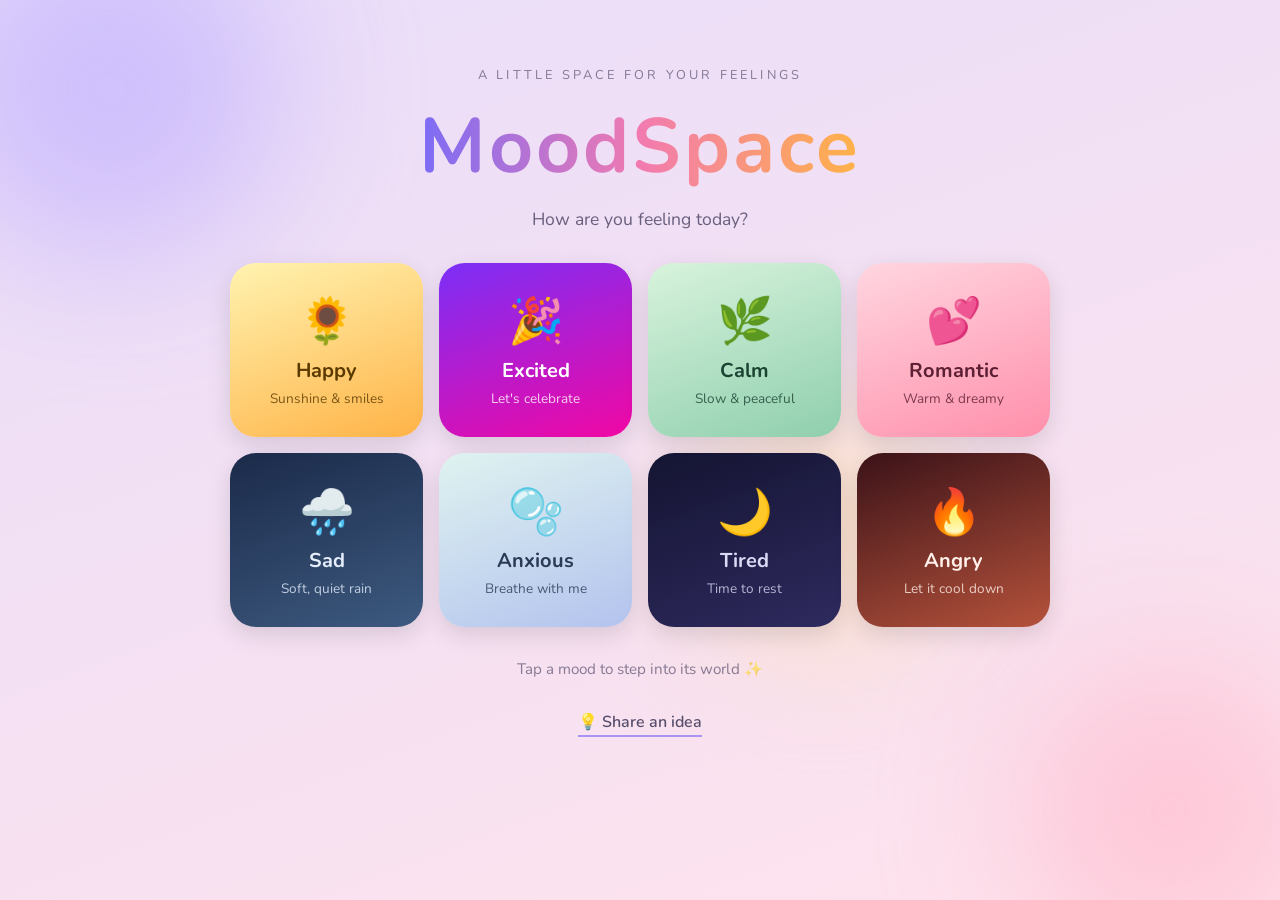
<file: index.html>
<!DOCTYPE html>
<html lang="en">
<head>
  <meta charset="UTF-8">
  <meta name="viewport" content="width=device-width, initial-scale=1.0">
  <title>MoodSpace</title>
  <link rel="stylesheet" href="style.css">
</head>
<body class="home">

  <!-- Soft glowing blobs drifting in the background -->
  <div class="blob blob1"></div>
  <div class="blob blob2"></div>
  <div class="blob blob3"></div>

  <header class="hero">
    <p class="eyebrow">a little space for your feelings</p>
    <h1>MoodSpace</h1>
    <p class="tagline">How are you feeling today?</p>
  </header>

  <!-- One tile per mood. Each link opens mood.html with that mood. -->
  <nav class="mood-grid">
    <a class="tile tile-happy" href="mood.html?mood=happy">
      <span class="tile-emoji">🌻</span>
      <span class="tile-name">Happy</span>
      <span class="tile-desc">Sunshine &amp; smiles</span>
    </a>
    <a class="tile tile-excited" href="mood.html?mood=excited">
      <span class="tile-emoji">🎉</span>
      <span class="tile-name">Excited</span>
      <span class="tile-desc">Let's celebrate</span>
    </a>
    <a class="tile tile-calm" href="mood.html?mood=calm">
      <span class="tile-emoji">🌿</span>
      <span class="tile-name">Calm</span>
      <span class="tile-desc">Slow &amp; peaceful</span>
    </a>
    <a class="tile tile-romantic" href="mood.html?mood=romantic">
      <span class="tile-emoji">💕</span>
      <span class="tile-name">Romantic</span>
      <span class="tile-desc">Warm &amp; dreamy</span>
    </a>
    <a class="tile tile-sad" href="mood.html?mood=sad">
      <span class="tile-emoji">🌧️</span>
      <span class="tile-name">Sad</span>
      <span class="tile-desc">Soft, quiet rain</span>
    </a>
    <a class="tile tile-anxious" href="mood.html?mood=anxious">
      <span class="tile-emoji">🫧</span>
      <span class="tile-name">Anxious</span>
      <span class="tile-desc">Breathe with me</span>
    </a>
    <a class="tile tile-tired" href="mood.html?mood=tired">
      <span class="tile-emoji">🌙</span>
      <span class="tile-name">Tired</span>
      <span class="tile-desc">Time to rest</span>
    </a>
    <a class="tile tile-angry" href="mood.html?mood=angry">
      <span class="tile-emoji">🔥</span>
      <span class="tile-name">Angry</span>
      <span class="tile-desc">Let it cool down</span>
    </a>
  </nav>

  <p class="home-note">Tap a mood to step into its world ✨</p>
  <a class="suggest-link" href="suggest.html">💡 Share an idea</a>

</body>
</html>
</file>
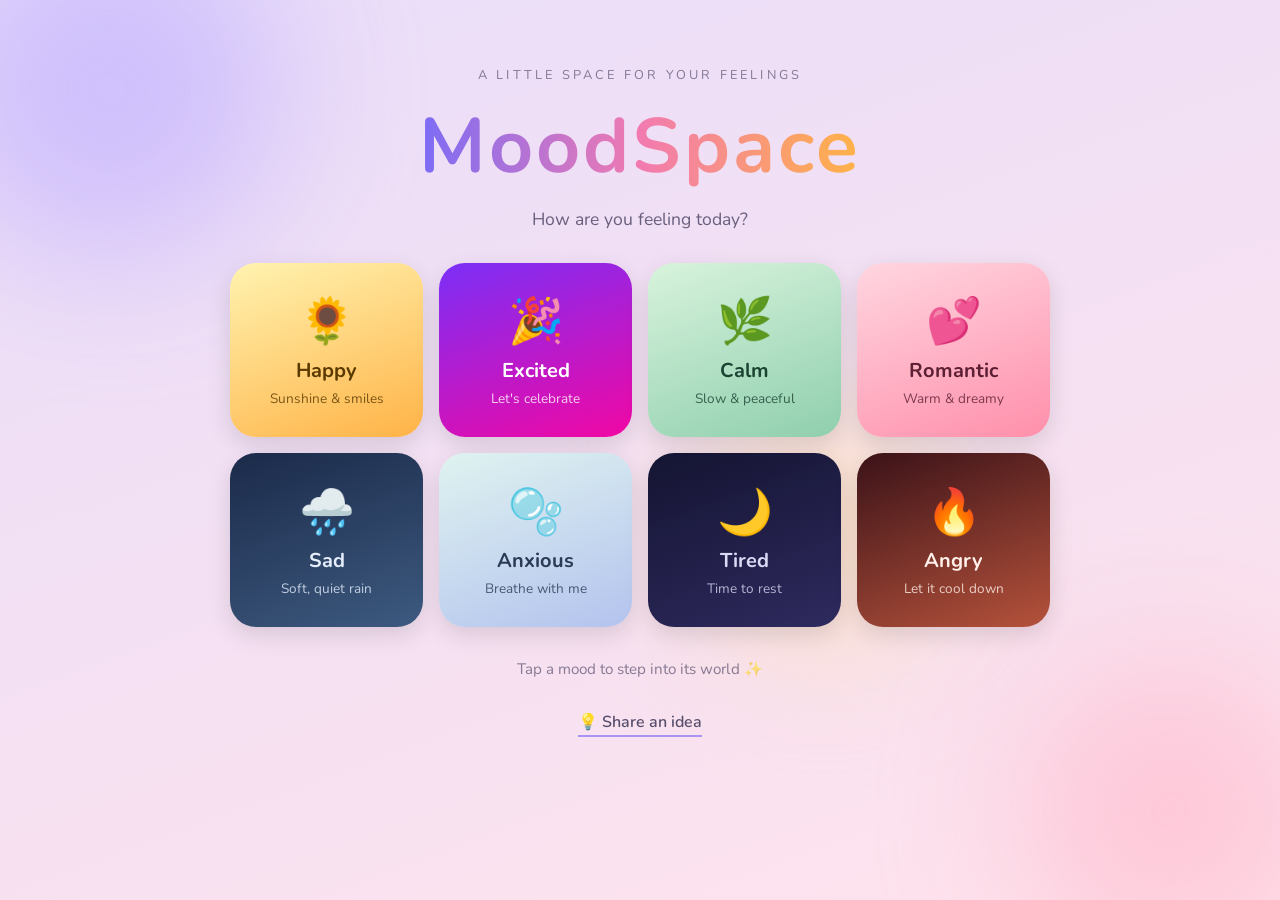
<file: mood.html>
<!DOCTYPE html>
<html lang="en">
<head>
  <meta charset="UTF-8">
  <meta name="viewport" content="width=device-width, initial-scale=1.0">
  <title>MoodSpace</title>
  <link rel="stylesheet" href="style.css">
</head>
<body>

  <!-- Set the theme immediately so the page never flashes the wrong colors -->
  <script>
    document.body.className = "theme-" + new URLSearchParams(location.search).get("mood");
  </script>

  <a class="back-link" href="index.html">← Choose another mood</a>

  <div class="stage">

    <!-- The mood card. Starts hidden; script.js fills it in and fades it in. -->
    <main class="mood-card hidden" id="card">
      <div class="mood-emoji"></div>

      <!-- Quote slider: quote + progress bar + controls -->
      <div class="quote-box">
        <blockquote class="mood-quote"></blockquote>
        <p class="mood-author"></p>
      </div>
      <div class="progress"><span id="progress-bar"></span></div>
      <div class="quote-controls">
        <button class="ctrl" id="prev" aria-label="Previous quote">‹</button>
        <div class="dots" id="dots"></div>
        <button class="ctrl" id="next" aria-label="Next quote">›</button>
        <button class="ctrl" id="pause" aria-label="Pause quotes">⏸</button>
      </div>

      <p class="mood-message"></p>
      <button class="new-quote" id="activity-btn"></button>
    </main>

    <!-- A small step-by-step activity (hidden until the button is pressed) -->
    <section class="activity" id="activity" hidden>
      <div class="breath" id="breath" hidden></div>
      <p class="activity-text" id="activity-text"></p>
      <button class="new-quote" id="activity-next">Next</button>
    </section>

    <!-- A gentle note, shown only on Sad and Anxious pages -->
    <p class="care-note" id="care-note" hidden>
      If you've felt this way for many days, please talk to someone you trust or a professional.
      In Bangladesh, Kaan Pete Roi is an emotional support helpline:
      <a href="tel:09612119911">09612-119911</a> (3pm–3am daily; check kaanpeteroi.org for current hours).
      In an emergency, call 999.
    </p>

  </div>

  <div class="animation-layer"></div>

  <script src="script.js"></script>
</body>
</html>
</file>
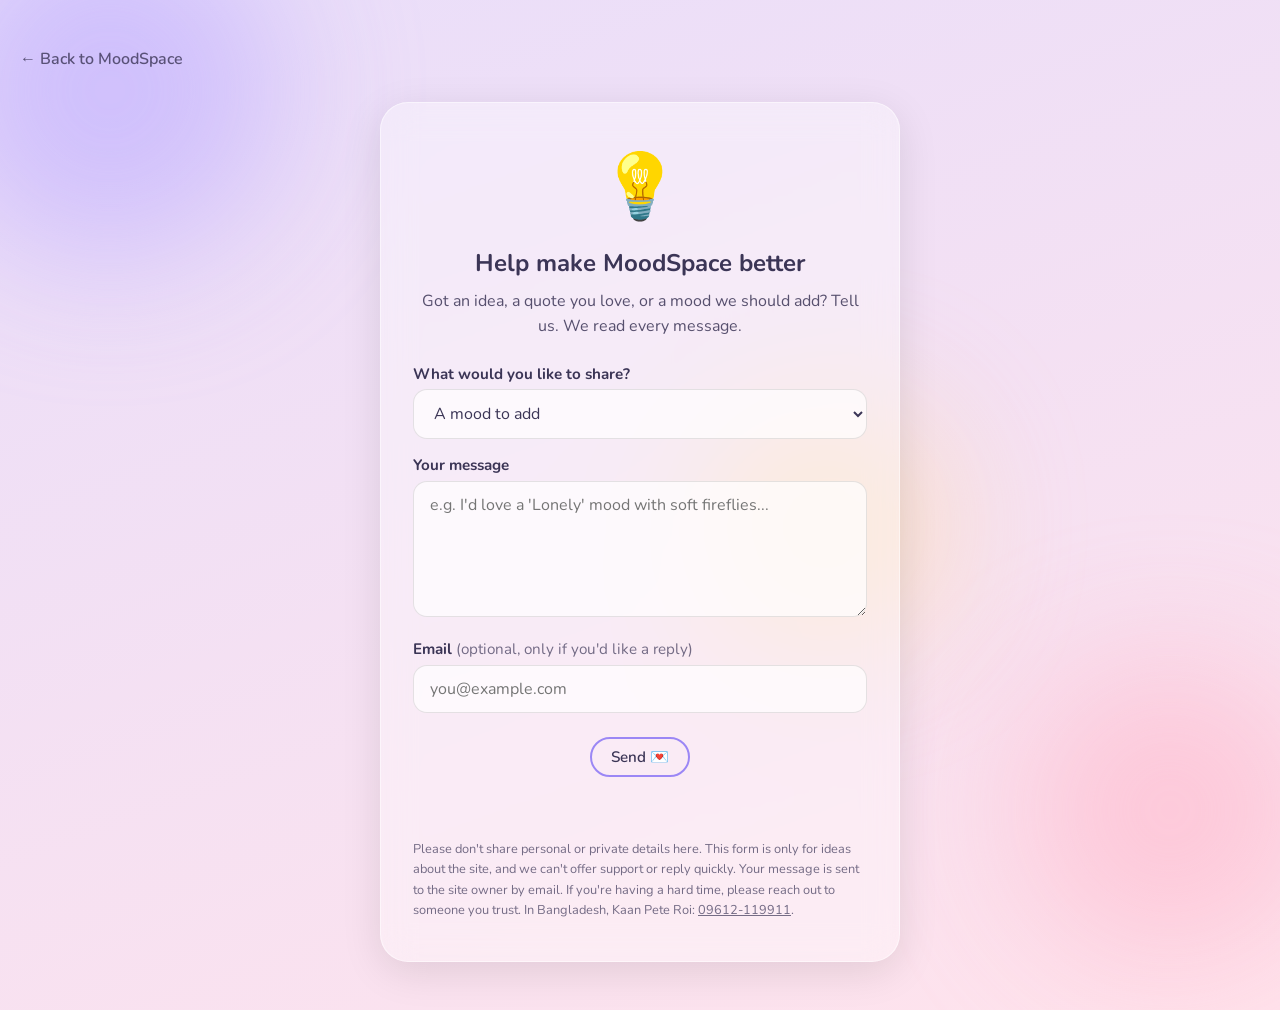
<file: suggest.html>
<!DOCTYPE html>
<html lang="en">
<head>
  <meta charset="UTF-8">
  <meta name="viewport" content="width=device-width, initial-scale=1.0">
  <title>MoodSpace · Share an idea</title>
  <link rel="stylesheet" href="style.css">
</head>
<body class="home">

  <div class="blob blob1"></div>
  <div class="blob blob2"></div>
  <div class="blob blob3"></div>

  <a class="back-link" href="index.html">← Back to MoodSpace</a>

  <div class="stage">
    <main class="mood-card suggest-card">
      <div class="mood-emoji">💡</div>
      <h2>Help make MoodSpace better</h2>
      <p class="suggest-intro">
        Got an idea, a quote you love, or a mood we should add? Tell us. We read every message.
      </p>

      <form id="suggest-form">
        <label for="type">What would you like to share?</label>
        <select id="type" name="type">
          <option>A mood to add</option>
          <option>A quote I love</option>
          <option>Something that felt off</option>
          <option>An idea to improve it</option>
          <option>Something else</option>
        </select>

        <label for="message">Your message</label>
        <textarea id="message" name="message" rows="5" maxlength="1000" required
          placeholder="e.g. I'd love a 'Lonely' mood with soft fireflies..."></textarea>

        <label for="email">Email <span class="optional">(optional, only if you'd like a reply)</span></label>
        <input id="email" name="email" type="email" placeholder="you@example.com">

        <!-- Hidden trap for spam bots. Real people never see or tick it. -->
        <input type="checkbox" name="botcheck" class="trap" tabindex="-1" autocomplete="off">

        <button type="submit" class="new-quote" id="send-btn">Send 💌</button>
        <p id="form-status" class="form-status" role="status"></p>
      </form>

      <p class="form-note">
        Please don't share personal or private details here. This form is only for ideas about the site,
        and we can't offer support or reply quickly. Your message is sent to the site owner by email.
        If you're having a hard time, please reach out to someone you trust. In Bangladesh,
        Kaan Pete Roi: <a href="tel:09612119911">09612-119911</a>.
      </p>
    </main>
  </div>

  <script src="suggest.js"></script>
</body>
</html>
</file>
<file: style.css>
/* ==========================================
   MoodSpace - style.css (Step 2: base styling)
   ========================================== */

/* Fonts: Nunito for the UI, Playfair Display for quotes */
@import url("https://fonts.googleapis.com/css2?family=Nunito:wght@400;600;700&family=Playfair+Display:ital@0;1&display=swap");

/* ------------------------------------------
   0. ANIMATABLE VARIABLES
   Normally CSS can't smoothly fade a gradient.
   @property tells the browser "these variables are colors",
   so it can blend from one color to another.
   ------------------------------------------ */
@property --bg-start { syntax: "<color>"; inherits: true; initial-value: #c9d6ff; }
@property --bg-end   { syntax: "<color>"; inherits: true; initial-value: #e2e2e2; }
@property --text     { syntax: "<color>"; inherits: true; initial-value: #2d3047; }
@property --accent   { syntax: "<color>"; inherits: true; initial-value: #7b8cde; }
@property --card-bg  { syntax: "<color>"; inherits: true; initial-value: rgba(255, 255, 255, 0.35); }

/* ------------------------------------------
   1. THEME VARIABLES
   These are the "knobs" of the whole page.
   In Step 4, each mood will just change these values.
   ------------------------------------------ */
:root {
  --bg-start: #c9d6ff;   /* gradient top color */
  --bg-end: #e2e2e2;     /* gradient bottom color */
  --text: #2d3047;       /* main text color */
  --accent: #7b8cde;     /* buttons and highlights */
  --card-bg: rgba(255, 255, 255, 0.35); /* see-through white for the glass card */
}

/* ------------------------------------------
   2. BASIC RESET AND PAGE
   ------------------------------------------ */
* {
  box-sizing: border-box; /* makes sizing easier to predict */
  margin: 0;
  padding: 0;
}

body {
  min-height: 100vh;
  font-family: "Nunito", sans-serif;
  color: var(--text);
  background: linear-gradient(160deg, var(--bg-start), var(--bg-end));
  display: flex;
  flex-direction: column;   /* stack things top to bottom */
  align-items: center;      /* center them horizontally */
  padding: 3rem 1.25rem;
  gap: 2rem;
  /* This makes the theme change smooth instead of sudden */
  transition: --bg-start 0.8s ease, --bg-end 0.8s ease,
              --text 0.8s ease, --accent 0.8s ease, --card-bg 0.8s ease;
}

/* Keep real content above the animation layer */
header, nav, main {
  position: relative;
  z-index: 1;
}

/* ------------------------------------------
   3. HEADER
   ------------------------------------------ */
header {
  text-align: center;
}

h1 {
  font-size: clamp(2.2rem, 6vw, 3.2rem); /* grows/shrinks with screen size */
  font-weight: 700;
  letter-spacing: 0.04em;
}

.tagline {
  margin-top: 0.5rem;
  font-size: 1.1rem;
  opacity: 0.75;
}

/* ------------------------------------------
   4. MOOD BUTTONS
   ------------------------------------------ */
.mood-buttons {
  display: flex;
  flex-wrap: wrap;          /* buttons move to the next line on small screens */
  justify-content: center;
  gap: 0.75rem;
  max-width: 600px;
}

.mood-buttons button {
  font-family: inherit;
  font-size: 1rem;
  font-weight: 600;
  color: var(--text);
  background: var(--card-bg);
  border: 2px solid transparent;
  border-radius: 999px;     /* a huge radius = pill shape */
  padding: 0.7rem 1.4rem;
  cursor: pointer;
  backdrop-filter: blur(10px);
  transition: transform 0.2s ease, border-color 0.3s ease, background 0.3s ease;
}

.mood-buttons button:hover {
  transform: translateY(-3px);  /* lifts up a little */
  border-color: var(--accent);
}

/* JavaScript will add the "active" class to the selected button (Step 3) */
.mood-buttons button.active {
  background: var(--accent);
  color: white;
}

/* ------------------------------------------
   5. MOOD CARD (the frosted glass effect)
   ------------------------------------------ */
.mood-card {
  width: 100%;
  max-width: 520px;
  text-align: center;
  padding: 2.5rem 2rem;
  background: var(--card-bg);
  backdrop-filter: blur(16px);              /* blurs what's behind the card */
  border: 1px solid rgba(255, 255, 255, 0.5);
  border-radius: 28px;
  box-shadow: 0 10px 40px rgba(0, 0, 0, 0.1);
}

.mood-emoji {
  font-size: 4rem;
  margin-bottom: 1rem;
}

.mood-quote {
  font-family: "Playfair Display", serif;
  font-style: italic;
  font-size: 1.4rem;
  line-height: 1.5;
}

.mood-author {
  margin-top: 0.5rem;
  font-size: 0.95rem;
  opacity: 0.7;
}

.mood-message {
  margin-top: 1.5rem;
  font-size: 1.05rem;
  line-height: 1.6;
}

/* ------------------------------------------
   6. ANIMATION LAYER (empty for now)
   It sits behind everything and covers the whole screen.
   ------------------------------------------ */
.animation-layer {
  position: fixed;
  inset: 0;                 /* top, right, bottom, left = 0 */
  z-index: 0;
  pointer-events: none;     /* clicks pass through it */
  overflow: hidden;
}

/* ------------------------------------------
   7. CARD SWAP EFFECT AND "ANOTHER QUOTE" BUTTON
   ------------------------------------------ */
.mood-card {
  transition: opacity 0.3s ease, transform 0.3s ease;
}

/* JavaScript adds "hidden" for a moment while the text changes */
.mood-card.hidden {
  opacity: 0;
  transform: translateY(12px);
}

/* Don't show an empty author line */
.mood-author:empty {
  display: none;
}

.new-quote {
  margin-top: 1.5rem;
  font-family: inherit;
  font-size: 0.95rem;
  font-weight: 600;
  color: var(--text);
  background: transparent;
  border: 2px solid var(--accent);
  border-radius: 999px;
  padding: 0.5rem 1.2rem;
  cursor: pointer;
  transition: background 0.3s ease, color 0.3s ease;
}

.new-quote:hover {
  background: var(--accent);
  color: white;
}

/* ------------------------------------------
   8. MOOD THEMES
   JavaScript puts a class like "theme-happy" on <body>.
   Each theme only changes the variables from section 1.
   To make a new mood: copy one block and change the colors.
   ------------------------------------------ */
body.theme-happy {
  --bg-start: #fff3b0;
  --bg-end: #ffb347;
  --text: #5a3a00;
  --accent: #ff9f1c;
  --card-bg: rgba(255, 255, 255, 0.45);
}

body.theme-sad {
  --bg-start: #1b2a49;
  --bg-end: #3d5a80;
  --text: #e6eefc;
  --accent: #6c8ebf;
  --card-bg: rgba(255, 255, 255, 0.12);
}

/* Warm red, but soft and deep so it feels calming, not aggressive */
body.theme-angry {
  --bg-start: #3b1218;
  --bg-end: #b5523b;
  --text: #fff1ea;
  --accent: #ff8a65;
  --card-bg: rgba(255, 255, 255, 0.14);
}

body.theme-tired {
  --bg-start: #141432;
  --bg-end: #2e2a5e;
  --text: #dcd9f5;
  --accent: #9d8fe0;
  --card-bg: rgba(255, 255, 255, 0.1);
}

body.theme-romantic {
  --bg-start: #ffd6e0;
  --bg-end: #ff8fab;
  --text: #5c1f33;
  --accent: #e5567a;
  --card-bg: rgba(255, 255, 255, 0.4);
}

/* Respect people who turn off motion in their device settings */
@media (prefers-reduced-motion: reduce) {
  * {
    transition-duration: 0.01ms !important;
    animation-duration: 0.01ms !important;
  }
}

/* ------------------------------------------
   9. MOOD ANIMATIONS
   JavaScript creates the particles. These rules decide how they move.
   ------------------------------------------ */
.particle {
  position: absolute;
  user-select: none;
  opacity: 0;
  animation-timing-function: linear;
  animation-iteration-count: infinite;
}

/* Happy and Romantic: drift upward with a little sway */
.float-up {
  bottom: -10vh;
  animation-name: floatUp;
}

@keyframes floatUp {
  0%   { transform: translateY(0) translateX(0); opacity: 0; }
  10%  { opacity: 0.85; }
  50%  { transform: translateY(-60vh) translateX(25px); }
  100% { transform: translateY(-120vh) translateX(-15px); opacity: 0; }
}

/* Sad: gentle rain falling down */
.fall {
  top: -10vh;
  animation-name: fall;
}

@keyframes fall {
  0%   { transform: translateY(0); opacity: 0; }
  10%  { opacity: 0.6; }
  100% { transform: translateY(120vh); opacity: 0; }
}

/* Tired: stars that slowly twinkle in place */
.twinkle {
  animation-name: twinkle;
  animation-timing-function: ease-in-out;
  animation-direction: alternate;
}

@keyframes twinkle {
  from { opacity: 0.15; transform: scale(0.8); }
  to   { opacity: 1;    transform: scale(1.2); }
}

/* Angry: big soft rings that expand and fade, like slow breathing */
.ring {
  position: absolute;
  top: 50%;
  left: 50%;
  width: 70vmin;
  height: 70vmin;
  margin: -35vmin 0 0 -35vmin;
  border: 2px solid var(--accent);
  border-radius: 50%;
  opacity: 0;
  animation-name: breathe;
  animation-timing-function: ease-in-out;
  animation-iteration-count: infinite;
}

@keyframes breathe {
  0%   { transform: scale(0.4); opacity: 0; }
  50%  { opacity: 0.5; }
  100% { transform: scale(1.4); opacity: 0; }
}

/* For people who prefer no motion: hide the moving background */
@media (prefers-reduced-motion: reduce) {
  .animation-layer {
    display: none;
  }
}

/* ------------------------------------------
   10. MULTI-PAGE ADDITIONS
   ------------------------------------------ */

/* Mood links on the home page (same look as the old buttons) */
.mood-buttons a {
  display: inline-block;
  text-decoration: none;
  font-weight: 600;
  color: var(--text);
  background: var(--card-bg);
  border: 2px solid transparent;
  border-radius: 999px;
  padding: 0.7rem 1.4rem;
  backdrop-filter: blur(10px);
  transition: transform 0.2s ease, border-color 0.3s ease;
}

.mood-buttons a:hover {
  transform: translateY(-3px);
  border-color: var(--accent);
}

/* Back link on the mood pages */
.back-link {
  position: relative;
  z-index: 1;
  align-self: flex-start;
  color: var(--text);
  text-decoration: none;
  font-weight: 600;
  opacity: 0.8;
}

.back-link:hover {
  opacity: 1;
}

/* Mood pages: center the card in the screen */
body > .mood-card {
  margin: auto;
}

/* Soft fade-in when any page opens */
@keyframes pageIn {
  from { opacity: 0; }
  to   { opacity: 1; }
}

body {
  animation: pageIn 0.8s ease;
}

/* Sad: thin rain streaks instead of emoji */
.rain {
  top: -10vh;
  width: 2px;
  height: 60px;
  background: linear-gradient(transparent, rgba(190, 215, 255, 0.7));
  animation-name: fall;
}

/* ==========================================
   11. HOME PAGE
   ========================================== */
body.home {
  --bg-start: #e9defa;
  --bg-end: #ffe3ec;
  --text: #3b3556;
  --accent: #9b87f5;
  overflow-x: hidden;
}

.hero {
  text-align: center;
  margin-top: 2vh;
}

.eyebrow {
  font-size: 0.8rem;
  text-transform: uppercase;
  letter-spacing: 0.25em;
  opacity: 0.6;
  margin-bottom: 0.6rem;
}

/* Gradient text */
.home h1 {
  font-size: clamp(2.8rem, 10vw, 4.8rem);
  background: linear-gradient(90deg, #7b6cf6, #f27ab0, #ffb347);
  -webkit-background-clip: text;
  background-clip: text;
  color: transparent;
}

/* The grid of mood tiles */
.mood-grid {
  position: relative;
  z-index: 1;
  display: grid;
  grid-template-columns: repeat(auto-fit, minmax(150px, 1fr));
  gap: 1rem;
  width: 100%;
  max-width: 740px;
}

.tile {
  display: flex;
  flex-direction: column;
  align-items: center;
  gap: 0.3rem;
  padding: 1.8rem 1rem;
  border-radius: 26px;
  text-decoration: none;
  box-shadow: 0 8px 24px rgba(0, 0, 0, 0.12);
  transition: transform 0.3s ease, box-shadow 0.3s ease;
  animation: tileIn 0.7s ease both;   /* slide up when the page opens */
}

.tile:hover {
  transform: translateY(-8px) scale(1.03);
  box-shadow: 0 18px 40px rgba(0, 0, 0, 0.22);
}

.tile-emoji {
  font-size: 2.8rem;
  transition: transform 0.3s ease;
}

.tile:hover .tile-emoji {
  transform: scale(1.2) rotate(-6deg);
}

.tile-name {
  font-size: 1.25rem;
  font-weight: 700;
}

.tile-desc {
  font-size: 0.85rem;
  opacity: 0.8;
}

/* Each tile wears its own mood colors */
.tile-happy    { background: linear-gradient(160deg, #fff3b0, #ffb347); color: #5a3a00; }
.tile-sad      { background: linear-gradient(160deg, #1b2a49, #3d5a80); color: #e6eefc; }
.tile-angry    { background: linear-gradient(160deg, #3b1218, #b5523b); color: #fff1ea; }
.tile-tired    { background: linear-gradient(160deg, #141432, #2e2a5e); color: #dcd9f5; }
.tile-romantic { background: linear-gradient(160deg, #ffd6e0, #ff8fab); color: #5c1f33; }

/* Tiles appear one after another */
.tile:nth-child(1) { animation-delay: 0.1s; }
.tile:nth-child(2) { animation-delay: 0.2s; }
.tile:nth-child(3) { animation-delay: 0.3s; }
.tile:nth-child(4) { animation-delay: 0.4s; }
.tile:nth-child(5) { animation-delay: 0.5s; }

@keyframes tileIn {
  from { opacity: 0; transform: translateY(28px); }
  to   { opacity: 1; transform: translateY(0); }
}

.home-note {
  position: relative;
  z-index: 1;
  font-size: 0.95rem;
  opacity: 0.6;
}

/* Blurry glowing blobs behind everything */
.blob {
  position: fixed;
  z-index: 0;
  border-radius: 50%;
  filter: blur(70px);
  opacity: 0.55;
  animation: blobDrift 18s ease-in-out infinite alternate;
}

.blob1 { width: 340px; height: 340px; background: #b9a7ff; top: -80px;  left: -60px; }
.blob2 { width: 300px; height: 300px; background: #ffb3c8; bottom: -60px; right: -40px; animation-delay: -6s; }
.blob3 { width: 240px; height: 240px; background: #ffe0a3; top: 45%; left: 55%; animation-delay: -12s; }

@keyframes blobDrift {
  from { transform: translate(0, 0) scale(1); }
  to   { transform: translate(60px, 40px) scale(1.15); }
}

/* ==========================================
   12. MOOD PAGE EXTRAS (for all moods)
   ========================================== */

/* The big emoji slowly floats up and down */
.mood-emoji {
  animation: bob 4s ease-in-out infinite;
}

@keyframes bob {
  0%, 100% { transform: translateY(0); }
  50%      { transform: translateY(-8px); }
}

/* ==========================================
   13. SAD PAGE DECORATION
   ========================================== */

/* Cloudy, quiet glass card */
body.theme-sad .mood-card {
  border-color: rgba(160, 190, 255, 0.25);
  box-shadow: 0 10px 50px rgba(10, 25, 60, 0.55);
}

/* Drifting clouds (made by script.js) */
.cloud {
  position: absolute;
  left: 0;
  width: 190px;
  height: 56px;
  background: #cfdcf7;
  border-radius: 56px;
  opacity: 0.16;          /* opacity on the whole cloud = no ugly overlaps */
  filter: blur(3px);
  animation: drift linear infinite;
}

.cloud::before,
.cloud::after {
  content: "";
  position: absolute;
  background: inherit;
  border-radius: 50%;
}

.cloud::before { width: 85px; height: 85px; top: -40px; left: 28px; }
.cloud::after  { width: 62px; height: 62px; top: -26px; left: 98px; }

@keyframes drift {
  from { transform: translateX(-300px); }
  to   { transform: translateX(calc(100vw + 300px)); }
}

/* No motion for people who turned it off */
@media (prefers-reduced-motion: reduce) {
  .blob { display: none; }
  .mood-emoji { animation: none; }
}

/* ==========================================
   14. THREE NEW MOODS (themes + home tiles)
   ========================================== */
body.theme-calm {
  --bg-start: #d8f3dc;
  --bg-end: #8fcfae;
  --text: #1b4332;
  --accent: #40916c;
  --card-bg: rgba(255, 255, 255, 0.4);
}

body.theme-excited {
  --bg-start: #7b2ff7;
  --bg-end: #f107a3;
  --text: #ffffff;
  --accent: #ffd60a;
  --card-bg: rgba(255, 255, 255, 0.2);
}

body.theme-anxious {
  --bg-start: #dff3f0;
  --bg-end: #b3c3ee;
  --text: #2b3a55;
  --accent: #6f8fd6;
  --card-bg: rgba(255, 255, 255, 0.4);
}

.tile-calm    { background: linear-gradient(160deg, #d8f3dc, #8fcfae); color: #1b4332; }
.tile-excited { background: linear-gradient(160deg, #7b2ff7, #f107a3); color: #ffffff; }
.tile-anxious { background: linear-gradient(160deg, #dff3f0, #b3c3ee); color: #2b3a55; }

/* 8 tiles = a neat 4 x 2 grid (2 per row on phones) */
.mood-grid {
  grid-template-columns: repeat(4, 1fr);
  max-width: 820px;
}

@media (max-width: 640px) {
  .mood-grid { grid-template-columns: repeat(2, 1fr); }
}

.tile:nth-child(6) { animation-delay: 0.6s; }
.tile:nth-child(7) { animation-delay: 0.7s; }
.tile:nth-child(8) { animation-delay: 0.8s; }

/* ==========================================
   15. MOOD PAGE DECORATIONS
   ========================================== */

/* HAPPY: a warm glowing sun in the corner */
.sun {
  position: absolute;
  top: -110px;
  right: -110px;
  width: 360px;
  height: 360px;
  border-radius: 50%;
  background: radial-gradient(circle, #fffbe0 0%, rgba(255, 214, 102, 0.75) 35%, transparent 70%);
  animation: sunPulse 6s ease-in-out infinite alternate;
}

@keyframes sunPulse {
  from { transform: scale(1);    opacity: 0.8; }
  to   { transform: scale(1.12); opacity: 1; }
}

/* TIRED: a glowing crescent moon (box-shadow trick makes the crescent) */
.moon {
  position: absolute;
  top: 9vh;
  right: 12vw;
  width: 90px;
  height: 90px;
  border-radius: 50%;
  box-shadow: -24px 14px 0 0 #f4efcf;
  filter: drop-shadow(0 0 18px rgba(244, 239, 207, 0.6));
  animation: moonFloat 9s ease-in-out infinite alternate;
}

@keyframes moonFloat {
  from { transform: translateY(0); }
  to   { transform: translateY(14px); }
}

/* ANGRY: a warm glow at the bottom and rising embers */
.glow {
  position: absolute;
  bottom: -20vh;
  left: 50%;
  width: 140vw;
  height: 60vh;
  margin-left: -70vw;
  background: radial-gradient(ellipse at center bottom, rgba(255, 120, 60, 0.45), transparent 65%);
  animation: glowPulse 6s ease-in-out infinite alternate;
}

@keyframes glowPulse {
  from { opacity: 0.6; }
  to   { opacity: 1; }
}

.ember {
  border-radius: 50%;
  background: #ffb347;
  box-shadow: 0 0 8px #ff7b3a;
}

/* ROMANTIC: soft blurry pink lights */
.bokeh {
  position: absolute;
  border-radius: 50%;
  background: rgba(255, 255, 255, 0.4);
  filter: blur(6px);
  animation: bokehFloat ease-in-out infinite alternate;
}

@keyframes bokehFloat {
  from { transform: translate(0, 0) scale(1);       opacity: 0.25; }
  to   { transform: translate(30px, -40px) scale(1.2); opacity: 0.6; }
}

/* CALM: leaves drifting down slowly */
.leaf {
  top: -10vh;
  animation-name: leafFall;
}

@keyframes leafFall {
  0%   { transform: translate(0, 0) rotate(0deg); opacity: 0; }
  10%  { opacity: 0.85; }
  50%  { transform: translate(60px, 55vh) rotate(180deg); }
  100% { transform: translate(-30px, 120vh) rotate(360deg); opacity: 0; }
}

/* EXCITED: confetti */
.confetti {
  top: -5vh;
  width: 8px;
  height: 14px;
  border-radius: 2px;
  animation-name: confettiFall;
}

@keyframes confettiFall {
  0%   { transform: translateY(0) rotate(0deg); opacity: 0; }
  8%   { opacity: 0.95; }
  100% { transform: translateY(115vh) rotate(720deg); opacity: 0.9; }
}

/* ANXIOUS: calm bubbles floating up (plus breathing rings from section 9) */
.bubble {
  bottom: -10vh;
  border: 2px solid rgba(255, 255, 255, 0.6);
  border-radius: 50%;
  background: radial-gradient(circle at 30% 30%, rgba(255, 255, 255, 0.4), transparent 60%);
  animation-name: floatUp;
}

@media (prefers-reduced-motion: reduce) {
  .sun, .moon, .glow, .bokeh { animation: none; }
}

/* ==========================================
   16. LAYOUT, QUOTE SLIDER, ACTIVITIES
   ========================================== */
[hidden] { display: none !important; }

/* Holds the card, the activity and the care note, centered on the page */
.stage {
  position: relative;
  z-index: 1;
  width: 100%;
  max-width: 520px;
  margin: auto;
  display: flex;
  flex-direction: column;
  gap: 1.25rem;
}

/* Fixed height so the card doesn't jump when quotes have different lengths */
.quote-box {
  min-height: 8.5rem;
  display: flex;
  flex-direction: column;
  justify-content: center;
}

.mood-quote {
  transition: opacity 0.4s ease;
}

.mood-quote.fading {
  opacity: 0;
}

/* Thin bar that fills up until the next quote */
.progress {
  height: 3px;
  max-width: 220px;
  margin: 1rem auto 0;
  background: rgba(255, 255, 255, 0.25);
  border-radius: 3px;
  overflow: hidden;
}

#progress-bar {
  display: block;
  height: 100%;
  width: 0;
  background: var(--accent);
}

@keyframes fill {
  from { width: 0; }
  to   { width: 100%; }
}

.quote-controls {
  display: flex;
  align-items: center;
  justify-content: center;
  gap: 0.6rem;
  margin-top: 0.9rem;
}

.ctrl {
  width: 34px;
  height: 34px;
  border-radius: 50%;
  border: 1.5px solid var(--accent);
  background: transparent;
  color: var(--text);
  font-size: 1.1rem;
  cursor: pointer;
  transition: background 0.3s ease, color 0.3s ease;
}

.ctrl:hover {
  background: var(--accent);
  color: white;
}

.dots {
  display: flex;
  gap: 0.4rem;
}

.dot {
  width: 8px;
  height: 8px;
  padding: 0;
  border-radius: 50%;
  border: none;
  background: var(--text);
  opacity: 0.25;
  cursor: pointer;
  transition: opacity 0.3s ease, transform 0.3s ease;
}

.dot.active {
  opacity: 0.9;
  transform: scale(1.4);
  background: var(--accent);
}

/* Activity panel (same frosted-glass look as the card) */
.activity {
  text-align: center;
  padding: 1.8rem 1.5rem;
  background: var(--card-bg);
  backdrop-filter: blur(16px);
  border: 1px solid rgba(255, 255, 255, 0.5);
  border-radius: 24px;
  box-shadow: 0 10px 40px rgba(0, 0, 0, 0.1);
  animation: pageIn 0.6s ease;
}

.activity-text {
  font-size: 1.1rem;
  line-height: 1.6;
  min-height: 3.2rem;
}

.new-quote:disabled {
  opacity: 0.4;
  cursor: default;
}

/* The breathing circle grows while you breathe in, shrinks while you breathe out */
.breath {
  width: 100px;
  height: 100px;
  margin: 0.8rem auto 1.6rem;
  border-radius: 50%;
  background: radial-gradient(circle at 35% 35%, #fff, var(--accent));
  opacity: 0.85;
  transition: transform 4s ease-in-out;
}

.care-note {
  font-size: 0.85rem;
  line-height: 1.6;
  text-align: center;
  opacity: 0.75;
}

.care-note a {
  color: var(--text);
}

/* ==========================================
   17. SAD "EASE THE MOOD": night turns to dawn
   ========================================== */
.dawn {
  position: absolute;
  bottom: -30vh;
  left: 50%;
  width: 140vw;
  height: 75vh;
  margin-left: -70vw;
  background: radial-gradient(ellipse at center bottom, rgba(255, 214, 150, 0.85), transparent 65%);
  opacity: 0;
  transition: opacity 40s linear;
}

body.easing .dawn {
  opacity: 1;
}

body.easing .cloud {
  opacity: 0;
  transition: opacity 50s linear;
}

body.theme-sad.easing {
  --bg-start: #6f93c4;
  --bg-end: #f3cfa5;
  --text: #1f2b45;
  --accent: #e8955a;
  --card-bg: rgba(255, 255, 255, 0.35);
  transition: --bg-start 60s linear, --bg-end 60s linear,
              --text 60s linear, --accent 60s linear, --card-bg 60s linear;
}

/* The progress bar must keep its real speed even if "reduce motion" is on,
   because it also decides when the next quote appears. */
@media (prefers-reduced-motion: reduce) {
  #progress-bar {
    animation-duration: var(--quote-seconds, 30s) !important;
  }
}

/* ==========================================
   18. SUGGESTION PAGE
   ========================================== */
.suggest-link {
  position: relative;
  z-index: 1;
  color: var(--text);
  font-weight: 600;
  text-decoration: none;
  border-bottom: 2px solid var(--accent);
  padding-bottom: 2px;
  opacity: 0.85;
}

.suggest-link:hover {
  opacity: 1;
}

.suggest-card {
  text-align: left;
}

.suggest-card h2,
.suggest-card .mood-emoji,
.suggest-intro {
  text-align: center;
}

.suggest-card h2 {
  font-size: 1.5rem;
}

.suggest-intro {
  margin: 0.6rem 0 1.5rem;
  line-height: 1.6;
  opacity: 0.85;
}

.suggest-card label {
  display: block;
  margin: 1rem 0 0.35rem;
  font-weight: 700;
  font-size: 0.95rem;
}

.optional {
  font-weight: 400;
  opacity: 0.7;
}

.suggest-card select,
.suggest-card textarea,
.suggest-card input[type="email"] {
  width: 100%;
  padding: 0.75rem 1rem;
  font-family: inherit;
  font-size: 1rem;
  color: #3b3556;
  background: rgba(255, 255, 255, 0.7);
  border: 1.5px solid rgba(0, 0, 0, 0.1);
  border-radius: 14px;
}

.suggest-card textarea {
  resize: vertical;
}

.suggest-card select:focus,
.suggest-card textarea:focus,
.suggest-card input:focus {
  outline: 2px solid var(--accent);
  outline-offset: 1px;
}

/* The bot trap must be invisible to people */
.trap {
  position: absolute;
  left: -9999px;
}

.suggest-card .new-quote {
  display: block;
  margin: 1.5rem auto 0;
}

.form-status {
  margin-top: 1rem;
  text-align: center;
  min-height: 1.4rem;
}

.form-note {
  margin-top: 1.5rem;
  font-size: 0.8rem;
  line-height: 1.6;
  opacity: 0.7;
}

.form-note a {
  color: var(--text);
}
</file>
